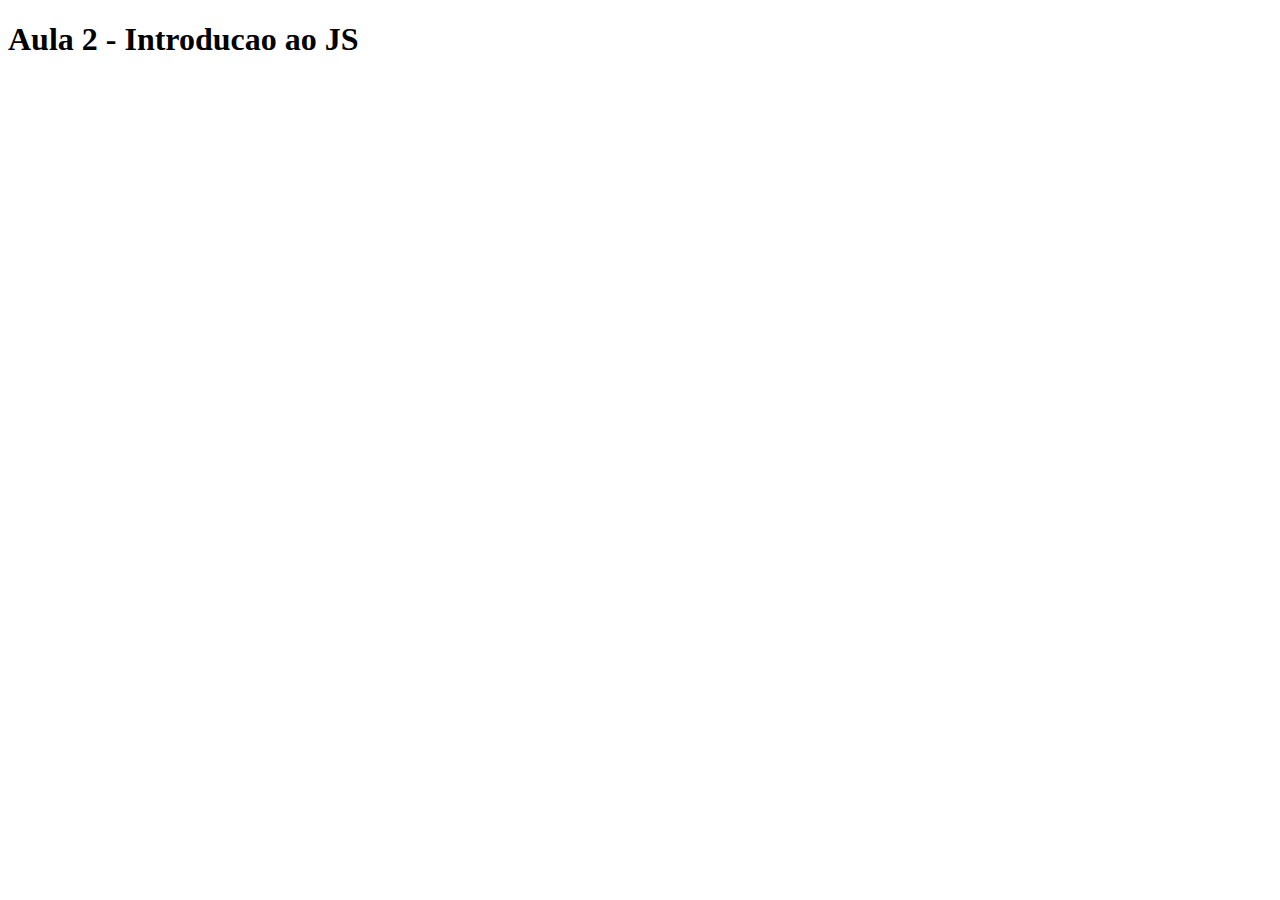
<file: Front End II/aula 2 - introducaoJS/index.html>
<!DOCTYPE html>
<html lang="en">
<head>
    <meta charset="UTF-8">
    <meta http-equiv="X-UA-Compatible" content="IE=edge">
    <meta name="viewport" content="width=device-width, initial-scale=1.0">
    <title>Document</title>
</head>
<body>
    <h1>Aula 2 - Introducao ao JS</h1>

</body>

</html>
</file>
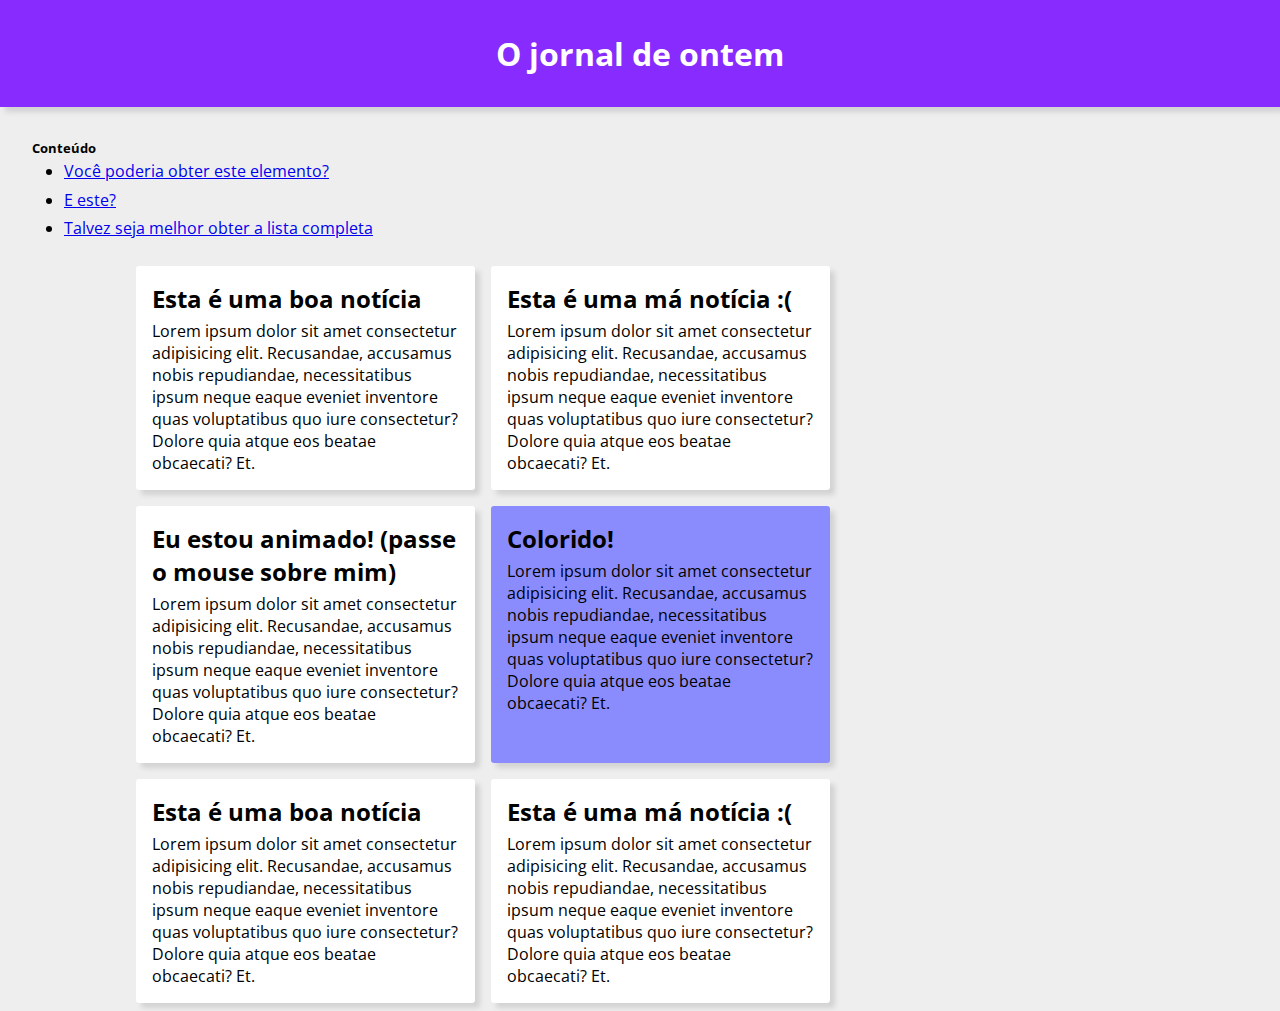
<file: Front End II/aula 3/index.html>
<!DOCTYPE html>
<html lang="pt-BR">

<head>
  <meta charset="UTF-8">
  <meta http-equiv="X-UA-Compatible" content="IE=edge">
  <meta name="viewport" content="width=device-width, initial-scale=1.0">
  <link rel="stylesheet" href="styles.css">
  <title>Aula 4</title>
</head>

<body>

  <h1>O jornal de ontem</h1>

  <div class="conteudo">
    <h5>Conteúdo</h5>
    <ul>
      <li id="item1"><a href="#">Você poderia obter este elemento?</a></li>
      <li id="item2"><a href="#">E este?</a></li>
      <li id="item3"><a href="#">Talvez seja melhor obter a lista completa</a></li>
    </ul>
  </div>

  <section>
    <article id="card1">
      <h2 id="titleCard1">Esta é uma boa notícia</h2>
      <p>
        Lorem ipsum dolor sit amet consectetur adipisicing elit. Recusandae, accusamus nobis repudiandae, necessitatibus
        ipsum neque eaque eveniet inventore quas voluptatibus quo iure consectetur? Dolore quia atque eos beatae
        obcaecati? Et.
      </p>
    </article>

    <article>
      <h2>Esta é uma má notícia :(</h2>
      <p>
        Lorem ipsum dolor sit amet consectetur adipisicing elit. Recusandae, accusamus nobis repudiandae, necessitatibus
        ipsum neque eaque eveniet inventore quas voluptatibus quo iure consectetur? Dolore quia atque eos beatae
        obcaecati? Et.
      </p>
    </article>
    <article class="animado">
      <h2>Eu estou animado! (passe o mouse sobre mim)</h2>
      <p>
        Lorem ipsum dolor sit amet consectetur adipisicing elit. Recusandae, accusamus nobis repudiandae, necessitatibus
        ipsum neque eaque eveniet inventore quas voluptatibus quo iure consectetur? Dolore quia atque eos beatae
        obcaecati? Et.
      </p>
    </article>

    <article class="diferente">
      <h2>Colorido! </h2>
      <p>
        Lorem ipsum dolor sit amet consectetur adipisicing elit. Recusandae, accusamus nobis repudiandae, necessitatibus
        ipsum neque eaque eveniet inventore quas voluptatibus quo iure consectetur? Dolore quia atque eos beatae
        obcaecati? Et.
      </p>
    </article>
    <article>
      <h2>Esta é uma boa notícia</h2>
      <p>
        Lorem ipsum dolor sit amet consectetur adipisicing elit. Recusandae, accusamus nobis repudiandae, necessitatibus
        ipsum neque eaque eveniet inventore quas voluptatibus quo iure consectetur? Dolore quia atque eos beatae
        obcaecati? Et.
      </p>
    </article>

    <article>
      <h2>Esta é uma má notícia :(</h2>
      <p>
        Lorem ipsum dolor sit amet consectetur adipisicing elit. Recusandae, accusamus nobis repudiandae, necessitatibus
        ipsum neque eaque eveniet inventore quas voluptatibus quo iure consectetur? Dolore quia atque eos beatae
        obcaecati? Et.
      </p>
    </article>

  </section>

</body>

</html>
</file>
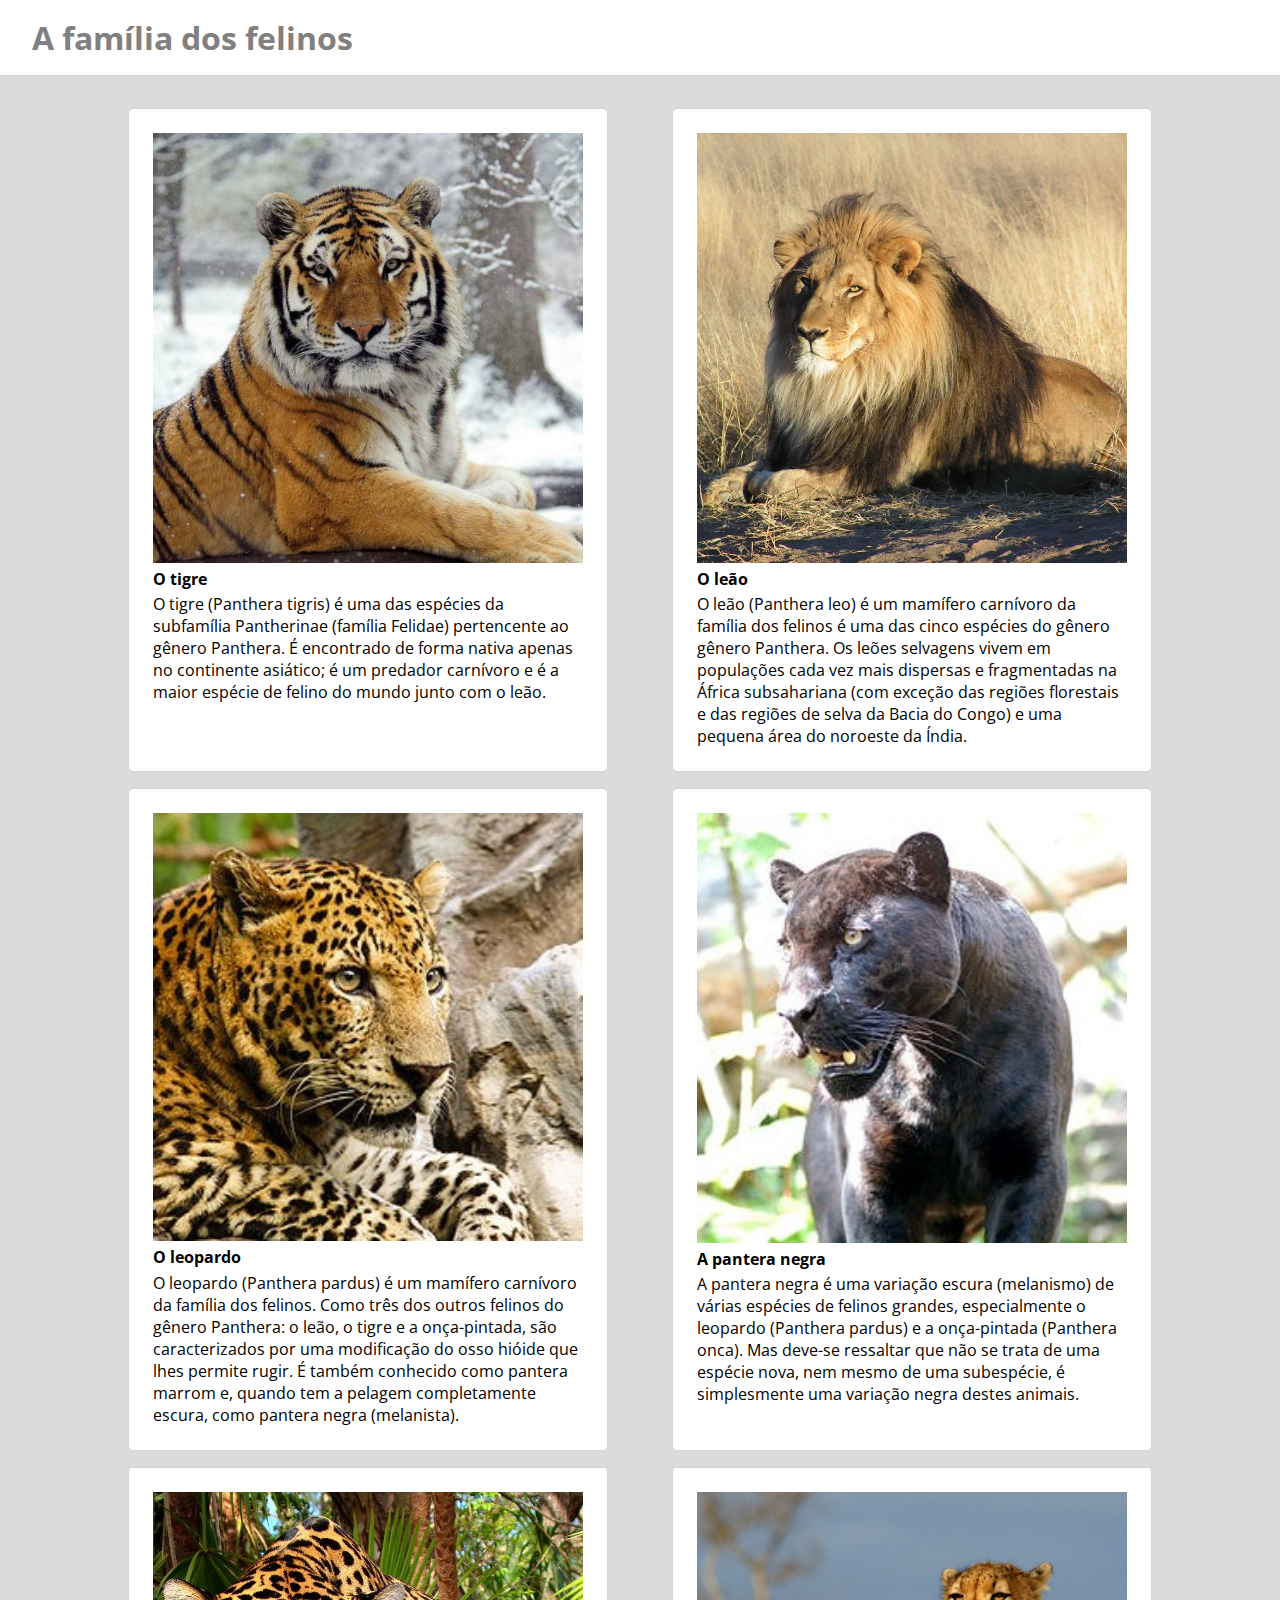
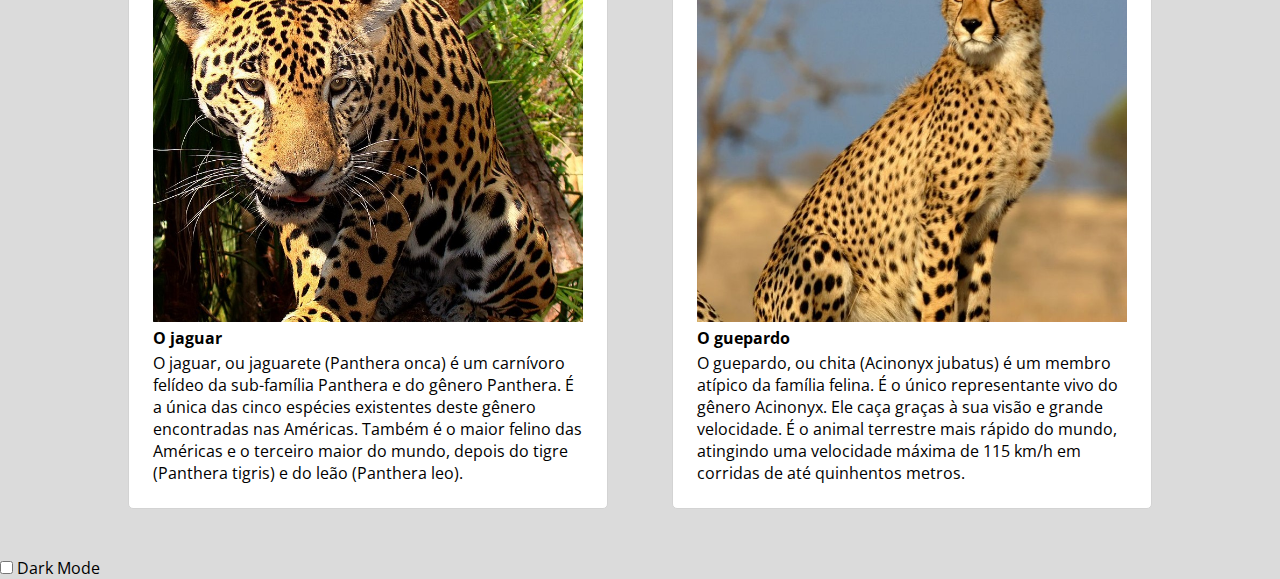
<file: Front End II/Aula 5 mesa de trabalho/index.html>
<!DOCTYPE html>
<html lang="pt-BR">

<head>
  <meta charset="UTF-8">
  <meta http-equiv="X-UA-Compatible" content="IE=edge">
  <meta name="viewport" content="width=device-width, initial-scale=1.0">
  <link rel="stylesheet" href="styles.css">
  <title>Aula 5 - Modificar elementos com JS </title>
</head>

<body class="dark">

  <h1>A família dos felinos</h1>

  <div class="container">
    <div class="item">
      <img src="./imagens/tiger.jpg">
      <h2>O tigre</h2>
      <p>
        O tigre (Panthera tigris) é uma das espécies da subfamília Pantherinae (família Felidae)
        pertencente ao gênero Panthera. É encontrado de forma nativa apenas no continente asiático; é um predador
        carnívoro e
        é a maior espécie de felino do mundo junto com o leão.
      </p>
    </div>
    <div class="item">
      <img src="./imagens/leon.jpg">
      <h2>O leão</h2>
      <p>
        O leão (Panthera leo) é um mamífero carnívoro da família dos felinos é uma das cinco espécies do gênero
        gênero Panthera. Os leões selvagens vivem em populações cada vez mais dispersas e fragmentadas na África
        subsahariana
        (com exceção das regiões florestais e das regiões de selva da Bacia do Congo) e uma pequena área do noroeste da
        Índia.
      </p>
    </div>
    <div class="item">
      <img src="./imagens/leopardo.jpg">
      <h2>O leopardo</h2>
      <p>
        O leopardo (Panthera pardus) é um mamífero carnívoro da família dos felinos. Como três dos outros
        felinos do gênero Panthera: o leão, o tigre e a onça-pintada, são caracterizados por uma modificação do osso
        hióide que lhes permite rugir.
        É também conhecido como pantera marrom e, quando tem a pelagem completamente escura, como pantera negra
        (melanista).
      </p>
    </div>
    <div class="item">
      <img src="./imagens/pantera-negra.jpg">
      <h2>A pantera negra</h2>
      <p>
        A pantera negra é uma variação escura (melanismo) de várias espécies de felinos grandes, especialmente o
        leopardo (Panthera pardus) e a onça-pintada (Panthera onca).
        Mas deve-se ressaltar que não se trata de uma espécie nova, nem mesmo de uma subespécie, é simplesmente uma
        variação negra destes animais.
      </p>
    </div>
    <div class="item">
      <img src="./imagens/jaguar.jpg">
      <h2>O jaguar</h2>
      <p>
        O jaguar, ou jaguarete (Panthera onca) é um carnívoro felídeo da sub-família Panthera e do
        gênero Panthera. É a única das cinco espécies existentes deste gênero encontradas nas Américas. Também
        é o maior felino das Américas e o terceiro maior do mundo, depois do tigre (Panthera tigris) e do leão (Panthera
        leo).
      </p>
    </div>
    <div class="item">
      <img src="./imagens/chita.jpg">
      <h2>O guepardo</h2>
      <p>
        O guepardo, ou chita (Acinonyx jubatus) é um membro atípico da família felina. É o único
        representante vivo do gênero Acinonyx. Ele caça graças à sua visão e grande velocidade. É o animal terrestre
        mais rápido
        do mundo, atingindo uma velocidade máxima de 115 km/h em corridas de até quinhentos metros.
      </p>
    </div>
  </div>


  <div class="darkmode">
    <input type="checkbox" id="darkmode" name="darkmode">
    <label for="horns">Dark Mode</label>
  </div>

  <script src="js/aula5.js"> </script>
  <script src="js/aula6.js"> </script>
  <script src="js/aula7.js"> </script>

</body>

</html>
</file>
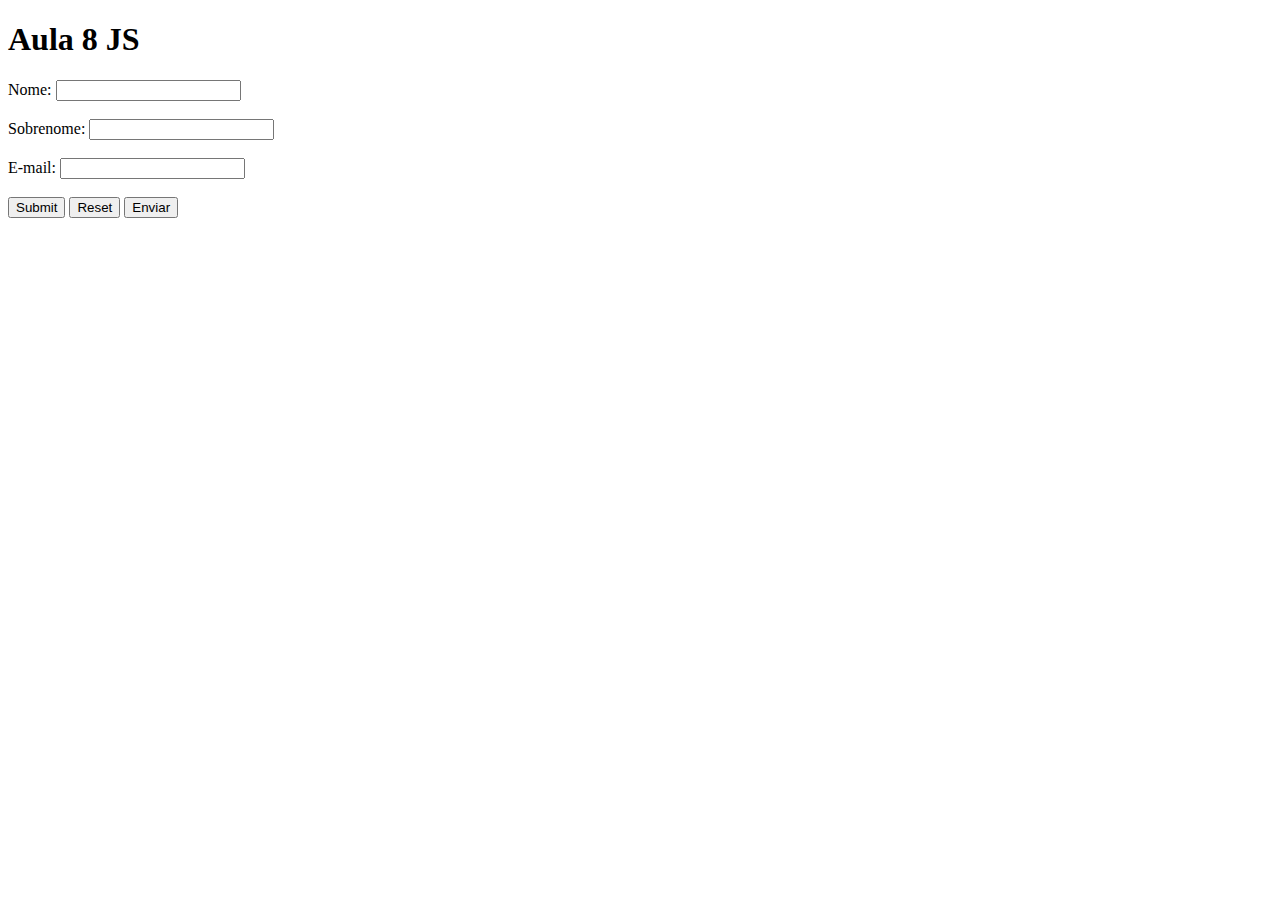
<file: Front End II/aula 8 - Pratica integradora/index.html>
<!DOCTYPE html>
<html lang="en">
<head>
    <meta charset="UTF-8">
    <meta http-equiv="X-UA-Compatible" content="IE=edge">
    <meta name="viewport" content="width=device-width, initial-scale=1.0">
    <title>Front End II - Aula 8 JS</title>
</head>
<body>
<h1 id="titulo">Aula 8 JS</h1>


    <form id="adiciona">

        <label for="nome">Nome:</label>
        <input type="text" id="nome" onkeyup="clickSoma()">
        <br>
        <br>
        <label for="sobrenome">Sobrenome:</label>
        <input type="text" id="sobrenome">
        <br>
        <br>
        <label for="e-mail">E-mail:</label>
        <input type="email" id="email" name="email">
        <br>
        <br>
        <input type="submit"  value="Submit" class="submit">
        <input type="submit" value="Reset" class="reset">
        <input type="submit" value="Enviar" class="enviar">
        <p id="nome-copia"></p>
        
        


    </form>

<script src="js/aula8.js"></script>
    
</body>
</html>
</file>
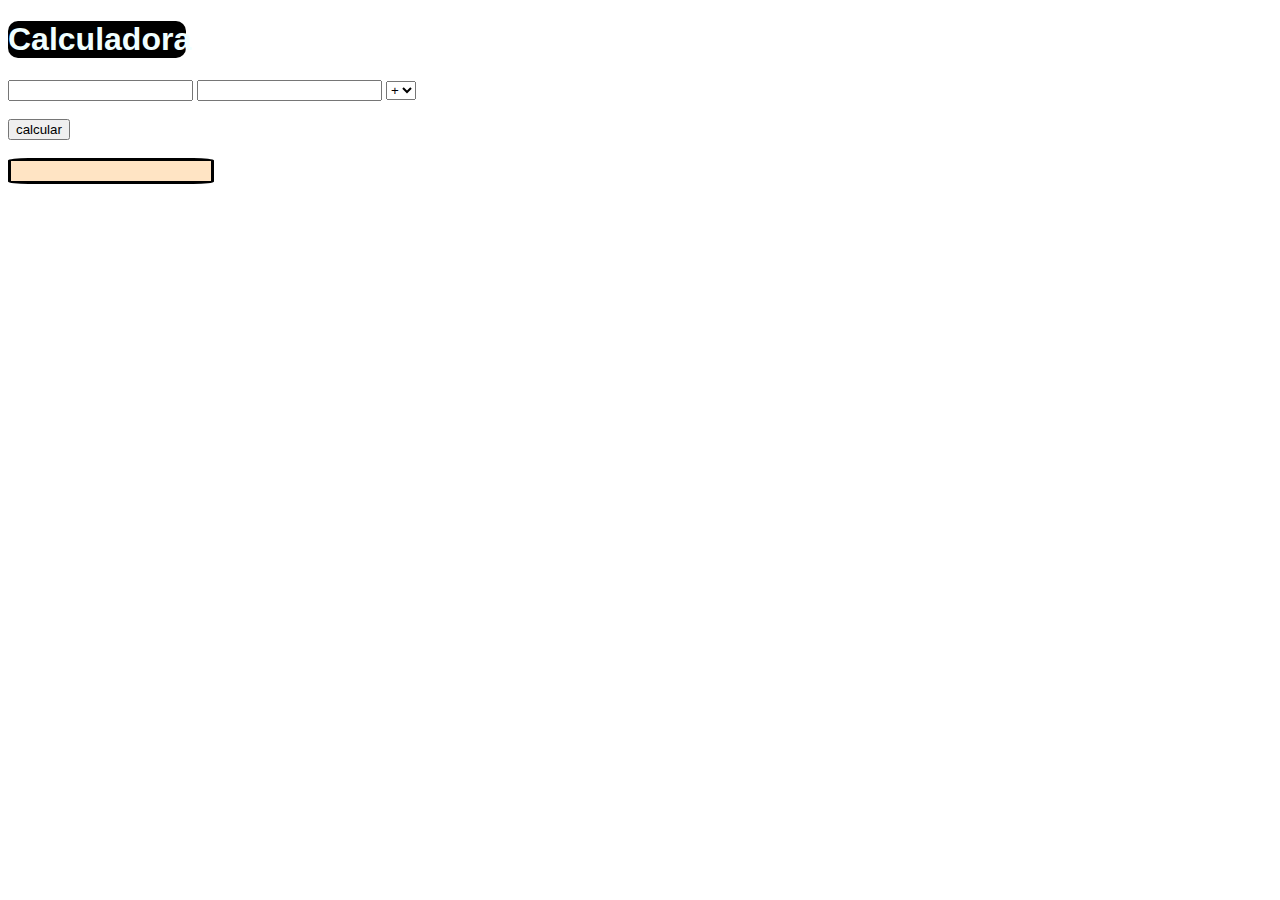
<file: Front End II/aula 9 - Pratica integradora/index.html>
<!DOCTYPE html>
<html lang="en">
<head>
    <meta charset="UTF-8">
    <meta http-equiv="X-UA-Compatible" content="IE=edge">
    <meta name="viewport" content="width=device-width, initial-scale=1.0">
    <title>Calculadora</title>
    <link rel="stylesheet" href="style/resultado.css">
</head>
<body>

    <h1>Calculadora</h1>

    <label for="Valores"></label>
    <input type="number" name="valor1" id="valor1">
    <input type="number" name="valor2" id="valor2">
    <select name="operador" id="operador">
       <option value="adicao">+</option> 
       <option value="subtracao">-</option> 
       <option value="multiplicacao">*</option> 
       <option value="divisao">/</option> 
    </select> <br><br>
   
    <input type="button" value="calcular" name="calcular" onclick= calculadora()><br><br>

    <div id="resultado" name="resultado"></div>
    
    

    <script src="script/somar.js"></script>
    <script src="script/somar.js"></script>
    <script src="script/multiplicar.js"></script>
    <script src="script/dividir.js"></script>
    <script src="script/calculadora.js"></script>
</body>
</html>
</file>
<file: Front End II/aula 3/styles.css>
@import url('https://fonts.googleapis.com/css2?family=Open+Sans:wght@300&display=swap');

* {
  margin: 0;
  padding: 0;
  font-family: 'Open Sans', sans-serif;
}

body {
  min-height: 100vh;
  background-color: rgb(238, 238, 238);
}

h1 {
  text-align: center;
  padding: 1em 0;
  background-color: rgb(135, 43, 255);
  color: white;
  box-shadow: 5px 5px 5px lightgrey;
  margin-bottom: 1em;
}

.conteudo {
  margin-left: 2em;
  margin-bottom: 1em;
}

ul {
  display: block;
  margin-left: 2em;
}

li {
  padding: .2em 0;
}

section {
  display: flex;
  flex-wrap: wrap;
  padding: 0 10%;
}

section article {
  background-color: white;
  padding: 1em;
  border-radius: 3px;
  width: 30%;
  margin: .5em;
  box-shadow: 5px 5px 5px lightgrey;
}

section article.animado {
  z-index: 20;
  transition: all 200ms ease;
}

section article.animado:hover {
  transform: scale(1.2);
  box-shadow: 0px 0px 10px lightgrey;
}

section article h2{
  margin-bottom: .2em;

}

.diferente {
  background-color: rgb(138, 140, 253);
}
</file>
<file: Front End II/Aula 5 mesa de trabalho/styles.css>
@import url('https://fonts.googleapis.com/css2?family=Open+Sans:wght@300;400&display=swap');

* {
  margin: 0;
  padding: 0;
  font-family: 'Open Sans', sans-serif;
}

body {
  background-color: rgb(219, 219, 219);
}

h1 {
  padding: .5em 1em;
  background-color: white;
  border-bottom: 1px solid lightgrey;
  color: grey;
}

.container {
  display: flex;
  flex-wrap: wrap;
  justify-content: space-between;
  width: 80%;
  margin: 2em 10%;
}

.item {
  width: 30em;
  background-color: white;
  box-sizing: border-box;
  padding: 1.5em;
  margin-bottom: 1em;
  border-radius: 5px;
  border: 1px solid lightgray;
}

.item img {
  width: 100%;
}

.item h2 {
  font-size: 1em;
  margin-bottom: .2em;
}



/* ------------------------------ Estilos para o tema escuro (Dark-Mode) -----------------------------------------------

Os seguintes estilos são os que usaremos para aplicar o modo escuro, 
você terá que modificar os seletores a fim de poder resolver o exercício.
 */
  
/* A cor de fundo  */
.cor-de-fundo-darkmode{
  background-color: rgb(39, 39, 39);
}


.titulo-darkmode{ 
  background-color: rgb(19, 19, 19);
  color: rgb(170, 170, 170);
  border-color: black;
}



.itens-darkmode{
  background-color: rgb(19, 19, 19);
  border-color: black;
}


.texto-itens-darkmode{
  color: rgb(230, 230, 230);
}
</file>
<file: Front End II/aula 9 - Pratica integradora/style/resultado.css>
h1{

    background-color: black;
    color: azure;
    width: 178PX;
    border-radius: 10px;
    font-family: 'Segoe UI', Tahoma, Geneva, Verdana, sans-serif;
}



#resultado{
width: 200px;
height: 20px;
background-color: bisque;
border: 3px solid;
border-color: black;
border-radius: 10%;
}
</file>
